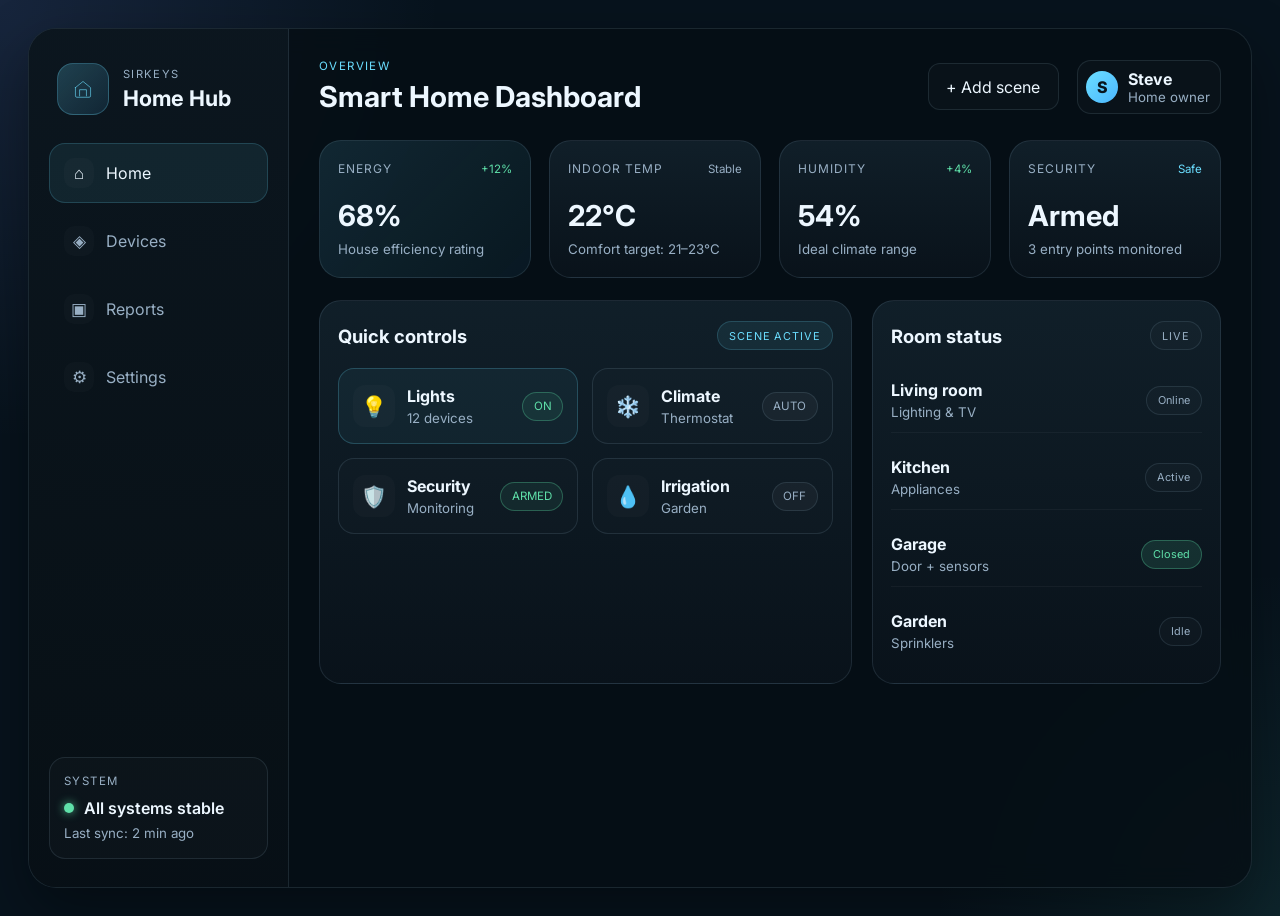
<file: index.html>
<!DOCTYPE html>
<html lang="en">
  <head>
    <meta charset="UTF-8" />
    <meta name="viewport" content="width=device-width, initial-scale=1.0" />
    <title>SirKeys | Smart Home</title>
    <link rel="preconnect" href="https://fonts.googleapis.com" />
    <link rel="preconnect" href="https://fonts.gstatic.com" crossorigin />
    <link href="https://fonts.googleapis.com/css2?family=Inter:wght@400;500;600;700;800&display=swap" rel="stylesheet" />
    <link rel="stylesheet" href="/static/styles.css" />
  </head>
  <body class="dashboard-body">
    <div class="app-shell">
      <aside class="sidebar">
        <div class="brand-wrap">
          <div class="brand-mark" aria-hidden="true">
            <svg viewBox="0 0 64 64" role="img" aria-label="Home icon">
              <path d="M10 28L32 10l22 18v24a4 4 0 0 1-4 4H14a4 4 0 0 1-4-4V28z" />
              <path d="M22 52V34h20v18" />
            </svg>
          </div>
          <div>
            <p class="brand-label">SirKeys</p>
            <h1>Home Hub</h1>
          </div>
        </div>

        <nav class="sidebar-nav" aria-label="Main navigation">
          <button class="nav-item active" data-target="home" type="button">
            <span class="nav-icon">⌂</span>
            <span>Home</span>
          </button>
          <button class="nav-item" data-target="devices" type="button">
            <span class="nav-icon">◈</span>
            <span>Devices</span>
          </button>
          <button class="nav-item" data-target="reports" type="button">
            <span class="nav-icon">▣</span>
            <span>Reports</span>
          </button>
          <button class="nav-item" data-target="settings" type="button">
            <span class="nav-icon">⚙</span>
            <span>Settings</span>
          </button>
        </nav>

        <div class="side-card">
          <p class="eyebrow">System</p>
          <div class="system-status">
            <span class="status-dot"></span>
            <span>All systems stable</span>
          </div>
          <small>Last sync: 2 min ago</small>
        </div>
      </aside>

      <main class="main-panel">
        <header class="topbar">
          <div>
            <p class="eyebrow accent">Overview</p>
            <h2>Smart Home Dashboard</h2>
          </div>
          <div class="topbar-actions">
            <button class="ghost-btn" type="button">+ Add scene</button>
            <div class="user-pill">
              <div class="avatar">S</div>
              <div>
                <strong>Steve</strong>
                <small>Home owner</small>
              </div>
            </div>
          </div>
        </header>

        <section class="section-panel active" data-section="home">
          <div class="summary-grid">
            <article class="summary-card accent-card">
              <div class="card-top">
                <span class="label">Energy</span>
                <span class="trend up">+12%</span>
              </div>
              <strong>68%</strong>
              <small>House efficiency rating</small>
            </article>

            <article class="summary-card">
              <div class="card-top">
                <span class="label">Indoor temp</span>
                <span class="trend">Stable</span>
              </div>
              <strong>22°C</strong>
              <small>Comfort target: 21–23°C</small>
            </article>

            <article class="summary-card">
              <div class="card-top">
                <span class="label">Humidity</span>
                <span class="trend up">+4%</span>
              </div>
              <strong>54%</strong>
              <small>Ideal climate range</small>
            </article>

            <article class="summary-card">
              <div class="card-top">
                <span class="label">Security</span>
                <span class="trend safe">Safe</span>
              </div>
              <strong>Armed</strong>
              <small>3 entry points monitored</small>
            </article>
          </div>

          <div class="content-grid">
            <article class="panel-card wide">
              <div class="panel-header">
                <h3>Quick controls</h3>
                <span class="chip chip-primary">Scene active</span>
              </div>

              <div class="controls-grid">
                <button class="control-card active" type="button">
                  <span class="icon">💡</span>
                  <div>
                    <strong>Lights</strong>
                    <small>12 devices</small>
                  </div>
                  <span class="toggle-pill on">On</span>
                </button>

                <button class="control-card" type="button">
                  <span class="icon">❄️</span>
                  <div>
                    <strong>Climate</strong>
                    <small>Thermostat</small>
                  </div>
                  <span class="toggle-pill">Auto</span>
                </button>

                <button class="control-card" type="button">
                  <span class="icon">🛡️</span>
                  <div>
                    <strong>Security</strong>
                    <small>Monitoring</small>
                  </div>
                  <span class="toggle-pill on">Armed</span>
                </button>

                <button class="control-card" type="button">
                  <span class="icon">💧</span>
                  <div>
                    <strong>Irrigation</strong>
                    <small>Garden</small>
                  </div>
                  <span class="toggle-pill">Off</span>
                </button>
              </div>
            </article>

            <article class="panel-card">
              <div class="panel-header">
                <h3>Room status</h3>
                <span class="chip">Live</span>
              </div>

              <div class="room-list">
                <div class="room-row">
                  <div>
                    <strong>Living room</strong>
                    <small>Lighting & TV</small>
                  </div>
                  <span class="status">Online</span>
                </div>
                <div class="room-row">
                  <div>
                    <strong>Kitchen</strong>
                    <small>Appliances</small>
                  </div>
                  <span class="status">Active</span>
                </div>
                <div class="room-row">
                  <div>
                    <strong>Garage</strong>
                    <small>Door + sensors</small>
                  </div>
                  <span class="status safe">Closed</span>
                </div>
                <div class="room-row">
                  <div>
                    <strong>Garden</strong>
                    <small>Sprinklers</small>
                  </div>
                  <span class="status">Idle</span>
                </div>
              </div>
            </article>
          </div>
        </section>

        <section class="section-panel" data-section="devices">
          <div class="panel-card">
            <div class="panel-header">
              <h3>Connected devices</h3>
              <span class="chip chip-primary">18 active</span>
            </div>

            <div class="device-table">
              <div class="table-header">
                <span>Device</span>
                <span>Type</span>
                <span>Status</span>
                <span>Power</span>
              </div>

              <div class="table-row">
                <span>Living room lamp</span>
                <span>Light</span>
                <span class="status safe">On</span>
                <span>42 W</span>
              </div>
              <div class="table-row">
                <span>Main thermostat</span>
                <span>Climate</span>
                <span class="status">Auto</span>
                <span>1.8 kW</span>
              </div>
              <div class="table-row">
                <span>Front gate</span>
                <span>Security</span>
                <span class="status safe">Closed</span>
                <span>0.6 kW</span>
              </div>
              <div class="table-row">
                <span>Garden pump</span>
                <span>Water</span>
                <span class="status">Idle</span>
                <span>0 W</span>
              </div>
            </div>
          </div>
        </section>

        <section class="section-panel" data-section="reports">
          <div class="report-grid">
            <article class="panel-card">
              <div class="panel-header">
                <h3>Energy usage</h3>
                <span class="chip">This week</span>
              </div>
              <div class="bars" aria-label="Weekly energy chart">
                <span style="height: 35%"></span>
                <span style="height: 52%"></span>
                <span style="height: 40%"></span>
                <span style="height: 72%"></span>
                <span style="height: 61%"></span>
                <span style="height: 82%"></span>
                <span style="height: 68%"></span>
              </div>
            </article>

            <article class="panel-card">
              <div class="panel-header">
                <h3>Appliance insights</h3>
                <span class="chip">Updated</span>
              </div>
              <ul class="insight-list">
                <li><span>Thermostat</span><strong>18.6 kWh</strong></li>
                <li><span>Lights</span><strong>12.4 kWh</strong></li>
                <li><span>Water pump</span><strong>8.1 kWh</strong></li>
                <li><span>Security</span><strong>5.3 kWh</strong></li>
              </ul>
            </article>
          </div>
        </section>

        <section class="section-panel" data-section="settings">
          <div class="settings-grid">
            <article class="panel-card">
              <div class="panel-header">
                <h3>Home settings</h3>
                <span class="chip">Profile</span>
              </div>

              <div class="setting-list">
                <div class="setting-row">
                  <span>Auto-lock doors</span>
                  <label class="switch"><input type="checkbox" checked /><span class="slider"></span></label>
                </div>
                <div class="setting-row">
                  <span>Eco mode</span>
                  <label class="switch"><input type="checkbox" checked /><span class="slider"></span></label>
                </div>
                <div class="setting-row">
                  <span>Night lighting</span>
                  <label class="switch"><input type="checkbox" /><span class="slider"></span></label>
                </div>
              </div>
            </article>

            <article class="panel-card">
              <div class="panel-header">
                <h3>Notifications</h3>
                <span class="chip">Preferences</span>
              </div>

              <div class="setting-list">
                <div class="setting-row">
                  <span>Motion alerts</span>
                  <label class="switch"><input type="checkbox" checked /><span class="slider"></span></label>
                </div>
                <div class="setting-row">
                  <span>Energy reports</span>
                  <label class="switch"><input type="checkbox" checked /><span class="slider"></span></label>
                </div>
                <div class="setting-row">
                  <span>Maintenance reminders</span>
                  <label class="switch"><input type="checkbox" /><span class="slider"></span></label>
                </div>
              </div>
            </article>
          </div>
        </section>
      </main>
    </div>

    <script src="/static/script.js"></script>
  </body>
</html>
</file>
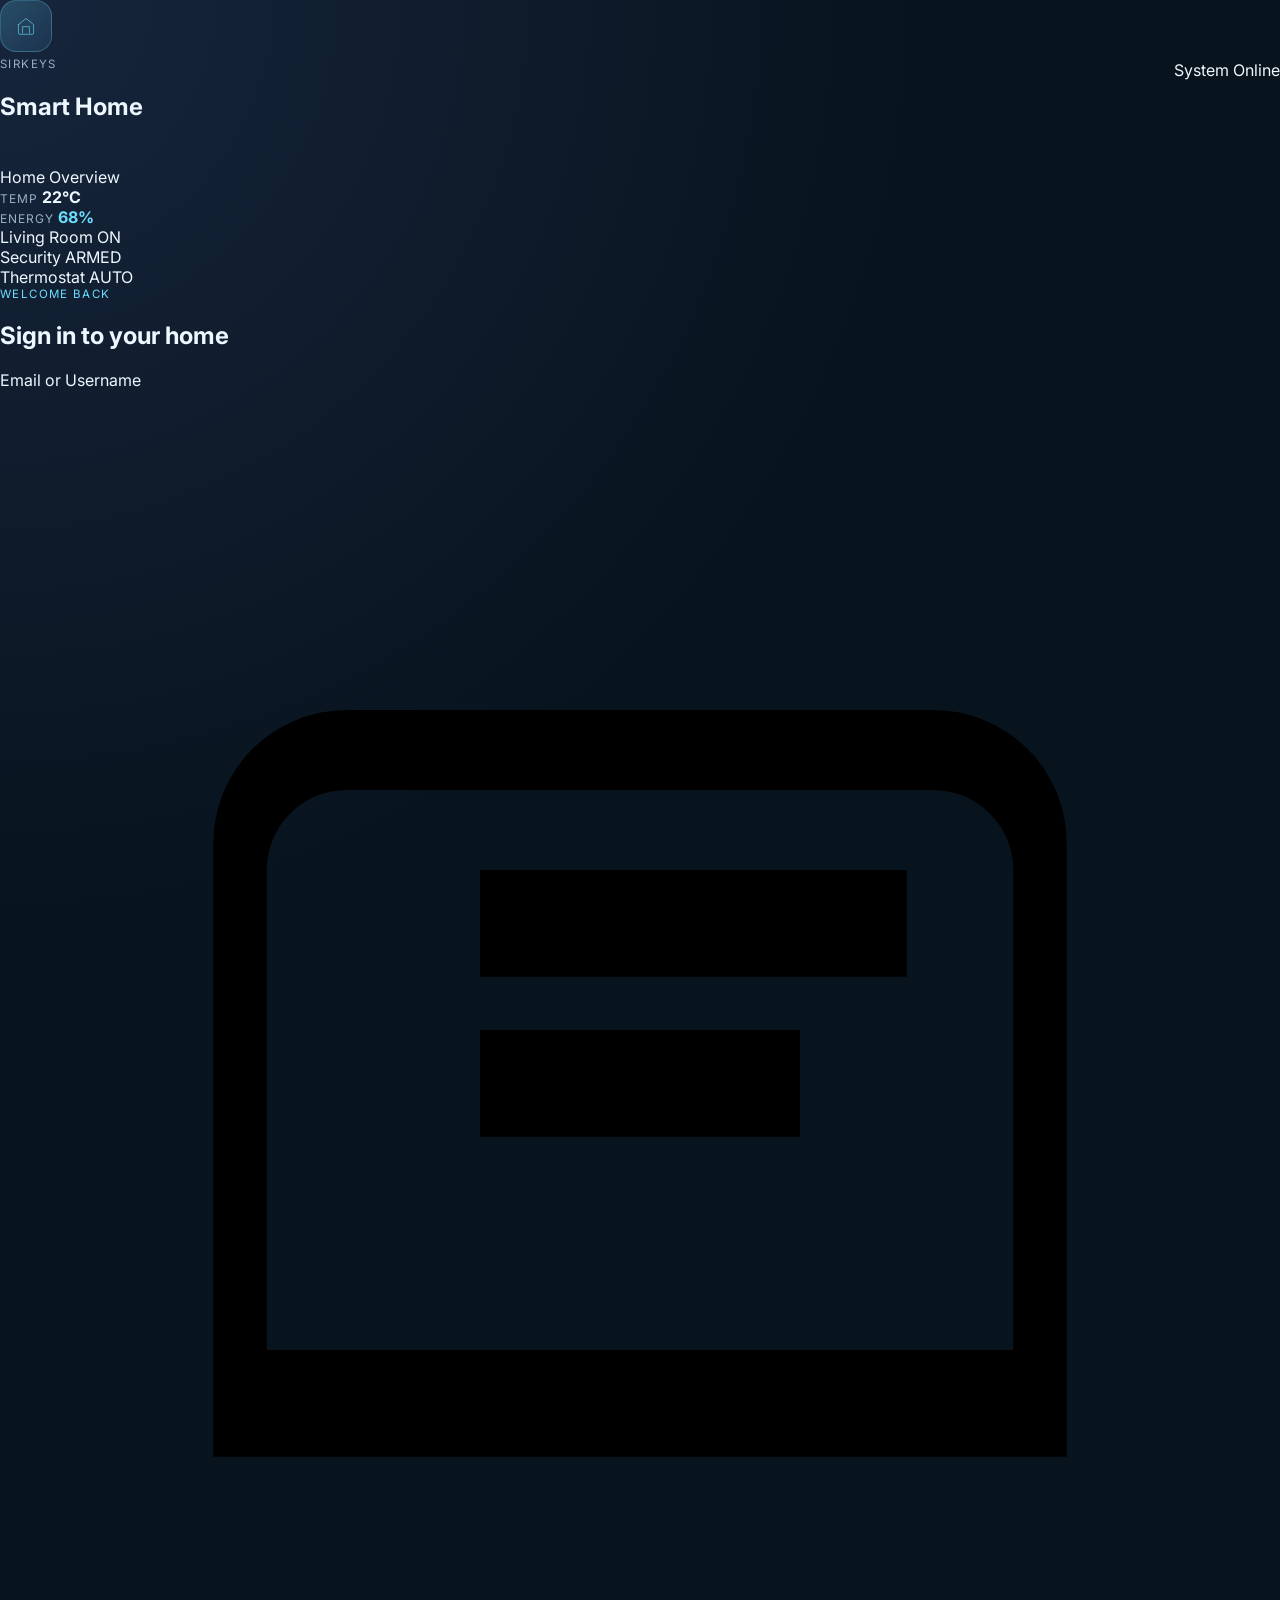
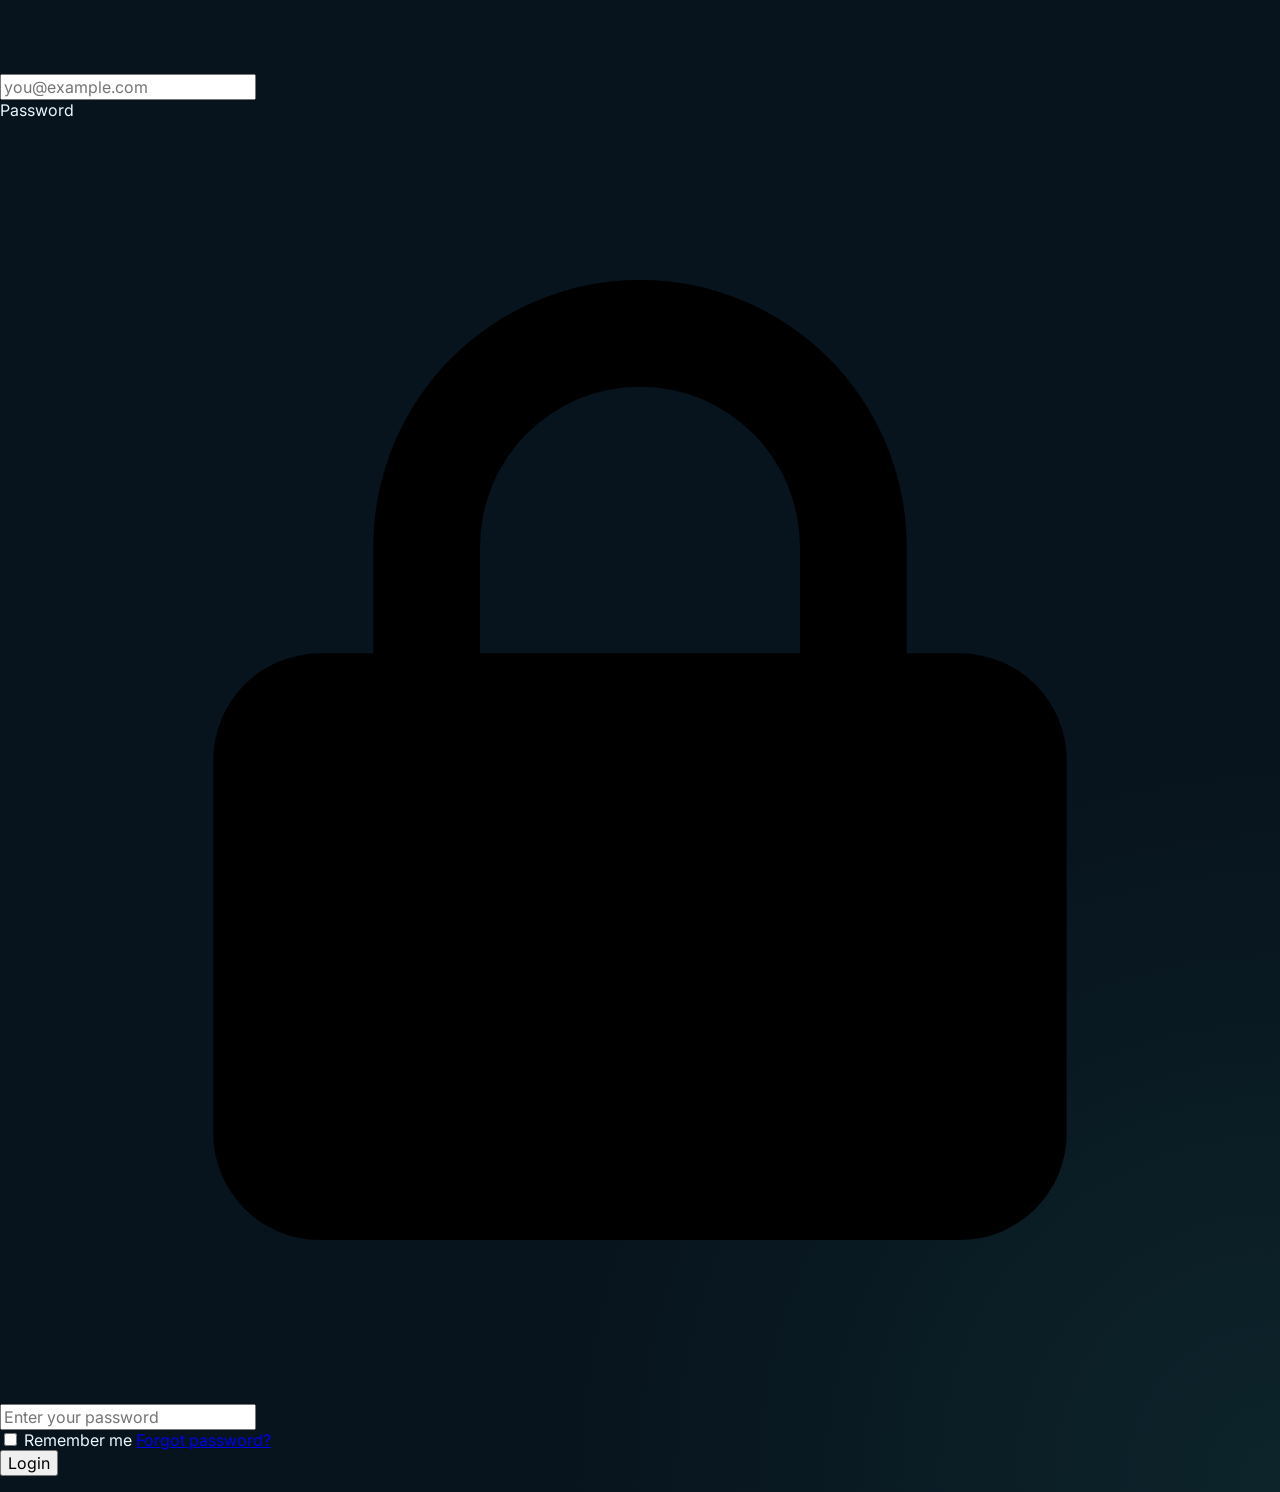
<file: login.html>
<!DOCTYPE html>
<html lang="en">
  <head>
    <meta charset="UTF-8" />
    <meta name="viewport" content="width=device-width, initial-scale=1.0" />
    <title>SirKeys | Smart Home Login</title>
    <link rel="preconnect" href="https://fonts.googleapis.com" />
    <link rel="preconnect" href="https://fonts.gstatic.com" crossorigin />
    <link href="https://fonts.googleapis.com/css2?family=Inter:wght@400;500;600;700;800&display=swap" rel="stylesheet" />
    <link rel="stylesheet" href="/static/styles.css" />
  </head>
  <body>
    <div class="page-shell">
      <div class="background-glow glow-one"></div>
      <div class="background-glow glow-two"></div>

      <main class="login-panel" aria-label="Smart home login form">
        <section class="dashboard-side" aria-label="Smart home dashboard preview">
          <div class="topbar">
            <div class="brand">
              <div class="brand-mark" aria-hidden="true">
                <svg viewBox="0 0 64 64" role="img" aria-label="Home icon">
                  <path d="M10 28L32 10l22 18v24a4 4 0 0 1-4 4H14a4 4 0 0 1-4-4V28z" />
                  <path d="M22 52V34h20v18" />
                </svg>
              </div>
              <div>
                <span class="eyebrow">SirKeys</span>
                <h1>Smart Home</h1>
              </div>
            </div>
            <span class="status-pill">System Online</span>
          </div>

          <div class="hero-card">
            <div class="mini-header">
              <span>Home Overview</span>
              <span class="dot" aria-hidden="true"></span>
            </div>

            <div class="metric-grid">
              <div class="metric">
                <span class="label">Temp</span>
                <strong>22°C</strong>
              </div>
              <div class="metric accent">
                <span class="label">Energy</span>
                <strong>68%</strong>
              </div>
            </div>

            <div class="device-stack" aria-label="Connected devices">
              <div class="device-row">
                <span class="device-name">Living Room</span>
                <span class="toggle on">ON</span>
              </div>
              <div class="device-row">
                <span class="device-name">Security</span>
                <span class="toggle">ARMED</span>
              </div>
              <div class="device-row">
                <span class="device-name">Thermostat</span>
                <span class="toggle on">AUTO</span>
              </div>
            </div>
          </div>
        </section>

        <section class="login-side" aria-label="Login form section">
          <div class="login-header">
            <p class="eyebrow accent">Welcome back</p>
            <h2>Sign in to your home</h2>
          </div>

          <form id="loginForm" novalidate>
            <div class="field-group">
              <label for="username">Email or Username</label>
              <div class="input-wrap">
                <svg viewBox="0 0 24 24" aria-hidden="true">
                  <path d="M4 20V8.5A2.5 2.5 0 0 1 6.5 6h11A2.5 2.5 0 0 1 20 8.5V20H4zm2.5-12.5a1.5 1.5 0 0 0-1.5 1.5V18h14V9a1.5 1.5 0 0 0-1.5-1.5h-11zm2.5 4.5h6v2H9v-2zm0-3h8v2H9v-2z"/>
                </svg>
                <input id="username" name="username" type="text" placeholder="you@example.com" autocomplete="username" />
              </div>
              <small class="error-message" id="usernameError" aria-live="polite"></small>
            </div>

            <div class="field-group">
              <label for="password">Password</label>
              <div class="input-wrap">
                <svg viewBox="0 0 24 24" aria-hidden="true">
                  <path d="M7 10V8a5 5 0 0 1 10 0v2h1a2 2 0 0 1 2 2v7a2 2 0 0 1-2 2H6a2 2 0 0 1-2-2v-7a2 2 0 0 1 2-2h1zm2 0h6V8a3 3 0 0 0-6 0v2z"/>
                </svg>
                <input id="password" name="password" type="password" placeholder="Enter your password" autocomplete="current-password" />
              </div>
              <small class="error-message" id="passwordError" aria-live="polite"></small>
            </div>

            <div class="options-row">
              <label class="check-remember" for="rememberMe">
                <input id="rememberMe" type="checkbox" />
                <span>Remember me</span>
              </label>
              <a href="#" class="link">Forgot password?</a>
            </div>

            <button type="submit" class="login-btn">Login</button>
            <p id="formStatus" class="form-status" aria-live="polite"></p>
          </form>
        </section>
      </main>
    </div>

    <script src="/static/script.js"></script>
  </body>
</html>
</file>
<file: static/styles.css>
:root {
  --bg: #07131d;
  --bg-soft: #0d1d2a;
  --panel: rgba(12, 24, 35, 0.88);
  --panel-alt: rgba(17, 31, 42, 0.9);
  --panel-strong: #12273a;
  --line: rgba(174, 214, 236, 0.12);
  --text: #edf7ff;
  --muted: #98afc4;
  --primary: #6bdeff;
  --primary-strong: #4bb7ff;
  --success: #5fe0a9;
  --success-soft: rgba(95, 224, 169, 0.12);
  --warning: #ffd36d;
  --danger: #ff7388;
  --shadow: 0 24px 60px rgba(0, 0, 0, 0.38);
}

* {
  box-sizing: border-box;
}

html, body {
  margin: 0;
  min-height: 100%;
  font-family: "Inter", sans-serif;
  background: radial-gradient(circle at top left, rgba(121, 149, 255, 0.14), transparent 28%),
    radial-gradient(circle at bottom right, rgba(68, 190, 169, 0.1), transparent 22%),
    #07131d;
  color: var(--text);
}

button, input {
  font: inherit;
}

.dashboard-body {
  min-height: 100vh;
  display: grid;
  place-items: center;
  padding: 28px;
}

.app-shell {
  width: min(1400px, 100%);
  min-height: 860px;
  display: grid;
  grid-template-columns: 260px 1fr;
  background: rgba(5, 14, 20, 0.82);
  border: 1px solid var(--line);
  border-radius: 28px;
  box-shadow: var(--shadow);
  backdrop-filter: blur(12px);
  overflow: hidden;
}

.sidebar {
  background: linear-gradient(180deg, rgba(12, 22, 31, 0.95), rgba(8, 16, 22, 0.9));
  border-right: 1px solid var(--line);
  padding: 28px 20px;
  display: flex;
  flex-direction: column;
  gap: 22px;
}

.brand-wrap {
  display: flex;
  align-items: center;
  gap: 14px;
  padding: 6px 8px;
}

.brand-mark {
  width: 52px;
  height: 52px;
  display: grid;
  place-items: center;
  border-radius: 16px;
  background: linear-gradient(135deg, rgba(107, 222, 255, 0.22), rgba(75, 183, 255, 0.1));
  border: 1px solid rgba(107, 222, 255, 0.25);
  color: var(--primary);
}

.brand-mark svg {
  width: 22px;
  height: 22px;
  fill: none;
  stroke: currentColor;
  stroke-width: 1.8;
  stroke-linecap: round;
  stroke-linejoin: round;
}

.brand-label {
  margin: 0;
  font-size: 0.7rem;
  letter-spacing: 0.12em;
  text-transform: uppercase;
  color: var(--muted);
}

.brand-wrap h1 {
  margin: 4px 0 0;
  font-size: 1.35rem;
}

.sidebar-nav {
  display: grid;
  gap: 8px;
}

.nav-item {
  display: flex;
  align-items: center;
  gap: 12px;
  width: 100%;
  padding: 14px 14px;
  border: 1px solid transparent;
  border-radius: 16px;
  background: transparent;
  color: var(--muted);
  text-align: left;
  cursor: pointer;
  transition: all 0.2s ease;
}

.nav-item:hover,
.nav-item.active {
  background: rgba(107, 222, 255, 0.08);
  border-color: rgba(107, 222, 255, 0.18);
  color: var(--text);
}

.nav-icon {
  width: 30px;
  height: 30px;
  display: grid;
  place-items: center;
  border-radius: 10px;
  background: rgba(255,255,255,0.02);
  font-size: 1.05rem;
}

.side-card {
  margin-top: auto;
  padding: 16px 14px;
  background: rgba(255,255,255,0.02);
  border: 1px solid var(--line);
  border-radius: 16px;
}

.side-card small {
  color: var(--muted);
}

.system-status {
  margin: 10px 0 4px;
  display: flex;
  align-items: center;
  gap: 10px;
  font-weight: 600;
}

.status-dot {
  width: 10px;
  height: 10px;
  border-radius: 50%;
  background: var(--success);
  box-shadow: 0 0 10px rgba(95, 224, 169, 0.8);
}

.main-panel {
  padding: 30px;
}

.topbar {
  display: flex;
  justify-content: space-between;
  align-items: center;
  gap: 20px;
  margin-bottom: 26px;
}

.topbar h2 {
  margin: 6px 0 0;
  font-size: clamp(1.8rem, 2vw, 2.6rem);
}

.topbar-actions {
  display: flex;
  align-items: center;
  gap: 18px;
}

.ghost-btn {
  padding: 0.8rem 1.1rem;
  border: 1px solid var(--line);
  border-radius: 12px;
  background: rgba(255,255,255,0.02);
  color: var(--text);
  cursor: pointer;
}

.user-pill {
  display: flex;
  align-items: center;
  gap: 10px;
  padding: 8px 10px 8px 8px;
  border-radius: 14px;
  background: rgba(255,255,255,0.02);
  border: 1px solid var(--line);
}

.avatar {
  width: 32px;
  height: 32px;
  display: grid;
  place-items: center;
  border-radius: 50%;
  background: linear-gradient(135deg, var(--primary), var(--primary-strong));
  color: #08141d;
  font-weight: 800;
}

.user-pill strong,
.user-pill small {
  display: block;
}

.user-pill small {
  color: var(--muted);
}

.eyebrow {
  margin: 0;
  letter-spacing: 0.12em;
  font-size: 0.72rem;
  text-transform: uppercase;
  color: var(--muted);
}

.accent {
  color: var(--primary);
}

.section-panel {
  display: none;
}

.section-panel.active {
  display: block;
}

.summary-grid {
  display: grid;
  grid-template-columns: repeat(4, minmax(0, 1fr));
  gap: 18px;
}

.summary-card,
.panel-card {
  background: linear-gradient(180deg, rgba(18, 33, 44, 0.9), rgba(10, 19, 28, 0.9));
  border: 1px solid var(--line);
  border-radius: 22px;
  padding: 20px 18px;
}

.accent-card {
  background: linear-gradient(135deg, rgba(107, 222, 255, 0.12), rgba(75, 183, 255, 0.06));
}

.card-top,
.panel-header,
.room-row,
.setting-row,
.table-header,
.table-row {
  display: flex;
  align-items: center;
  justify-content: space-between;
  gap: 12px;
}

.label {
  color: var(--muted);
  font-size: 0.75rem;
  letter-spacing: 0.08em;
  text-transform: uppercase;
}

.trend {
  font-size: 0.72rem;
  color: var(--muted);
}

.trend.up {
  color: var(--success);
}

.trend.safe {
  color: var(--primary);
}

.summary-card strong {
  display: block;
  margin-top: 22px;
  font-size: clamp(1.8rem, 2vw, 2.2rem);
}

.summary-card small {
  display: block;
  margin-top: 8px;
  color: var(--muted);
}

.content-grid,
.report-grid,
.settings-grid {
  margin-top: 22px;
  display: grid;
  grid-template-columns: 1.45fr 0.95fr;
  gap: 20px;
}

.wide {
  min-height: 280px;
}

.panel-header {
  margin-bottom: 18px;
}

.panel-header h3 {
  margin: 0;
  font-size: 1.15rem;
}

.chip {
  padding: 0.42rem 0.7rem;
  border-radius: 999px;
  border: 1px solid var(--line);
  background: rgba(255,255,255,0.02);
  color: var(--muted);
  font-size: 0.68rem;
  letter-spacing: 0.08em;
  text-transform: uppercase;
}

.chip-primary {
  background: rgba(107, 222, 255, 0.08);
  border-color: rgba(107, 222, 255, 0.18);
  color: var(--primary);
}

.controls-grid {
  display: grid;
  grid-template-columns: repeat(2, minmax(0, 1fr));
  gap: 14px;
}

.control-card {
  display: flex;
  align-items: center;
  gap: 12px;
  padding: 16px 14px;
  border-radius: 16px;
  border: 1px solid var(--line);
  background: rgba(255,255,255,0.01);
  color: var(--text);
  text-align: left;
  cursor: pointer;
}

.control-card.active {
  border-color: rgba(107, 222, 255, 0.22);
  background: rgba(107, 222, 255, 0.05);
}

.icon {
  width: 42px;
  height: 42px;
  display: grid;
  place-items: center;
  border-radius: 12px;
  background: rgba(255,255,255,0.02);
  font-size: 1.3rem;
}

.control-card strong,
.control-card small {
  display: block;
}

.control-card small {
  color: var(--muted);
  margin-top: 4px;
}

.toggle-pill {
  margin-left: auto;
  padding: 0.38rem 0.66rem;
  border-radius: 999px;
  background: rgba(255,255,255,0.04);
  border: 1px solid var(--line);
  color: var(--muted);
  font-size: 0.72rem;
  text-transform: uppercase;
}

.toggle-pill.on {
  background: rgba(95, 224, 169, 0.08);
  border-color: rgba(95, 224, 169, 0.3);
  color: var(--success);
}

.room-list,
.setting-list {
  display: grid;
  gap: 12px;
}

.room-row {
  padding: 12px 0;
  border-bottom: 1px solid rgba(255,255,255,0.04);
}

.room-row:last-child {
  border-bottom: none;
}

.room-row strong,
.room-row small {
  display: block;
}

.room-row small {
  color: var(--muted);
  margin-top: 4px;
}

.status {
  padding: 0.42rem 0.7rem;
  font-size: 0.68rem;
  border: 1px solid var(--line);
  border-radius: 999px;
  background: rgba(255,255,255,0.02);
  color: var(--muted);
}

.status.safe {
  border-color: rgba(95, 224, 169, 0.3);
  color: var(--success);
  background: var(--success-soft);
}

.device-table {
  display: grid;
  gap: 12px;
}

.table-header,
.table-row {
  padding: 12px 10px;
  border-radius: 12px;
  border: 1px solid rgba(255,255,255,0.04);
}

.table-header {
  color: var(--muted);
  font-size: 0.72rem;
  letter-spacing: 0.09em;
  text-transform: uppercase;
}

.table-row {
  background: rgba(255,255,255,0.01);
}

.bars {
  height: 200px;
  display: grid;
  grid-template-columns: repeat(7, minmax(0, 1fr));
  align-items: end;
  gap: 12px;
  padding-top: 10px;
}

.bars span {
  width: 100%;
  display: block;
  border-radius: 999px 999px 0 0;
  background: linear-gradient(180deg, rgba(107, 222, 255, 0.85), rgba(75, 183, 255, 0.25));
  box-shadow: 0 12px 18px rgba(75, 183, 255, 0.15);
}

.insight-list {
  list-style: none;
  padding: 0;
  margin: 0;
  display: grid;
  gap: 14px;
}

.insight-list li {
  display: flex;
  justify-content: space-between;
  align-items: center;
  padding: 10px 0;
  border-bottom: 1px solid rgba(255,255,255,0.04);
  color: var(--muted);
}

.insight-list li:last-child {
  border-bottom: none;
}

.insight-list strong {
  color: var(--text);
}

.setting-row {
  padding: 14px 0;
  border-bottom: 1px solid rgba(255,255,255,0.04);
}

.setting-row:last-child {
  border-bottom: none;
}

.switch {
  position: relative;
  display: inline-block;
  width: 52px;
  height: 30px;
}

.switch input {
  opacity: 0;
  width: 0;
  height: 0;
}

.slider {
  position: absolute;
  inset: 0;
  border-radius: 999px;
  background: rgba(255,255,255,0.08);
  border: 1px solid var(--line);
  transition: 0.25s ease;
}

.slider::before {
  content: "";
  position: absolute;
  width: 20px;
  height: 20px;
  left: 5px;
  top: 4px;
  border-radius: 50%;
  background: white;
  transition: 0.25s ease;
}

.switch input:checked + .slider {
  background: rgba(95, 224, 169, 0.22);
  border-color: rgba(95, 224, 169, 0.35);
}

.switch input:checked + .slider::before {
  transform: translateX(20px);
  background: var(--success);
}

@media (max-width: 980px) {
  .app-shell {
    grid-template-columns: 1fr;
  }

  .sidebar {
    border-right: none;
    border-bottom: 1px solid var(--line);
  }

  .summary-grid {
    grid-template-columns: repeat(2, minmax(0, 1fr));
  }
}

@media (max-width: 680px) {
  .dashboard-body {
    padding: 14px;
  }

  .main-panel {
    padding: 20px 16px 24px;
  }

  .summary-grid,
  .content-grid,
  .report-grid,
  .settings-grid,
  .controls-grid {
    grid-template-columns: 1fr;
  }

  .topbar,
  .topbar-actions {
    flex-direction: column;
    align-items: flex-start;
  }
}
</file>
